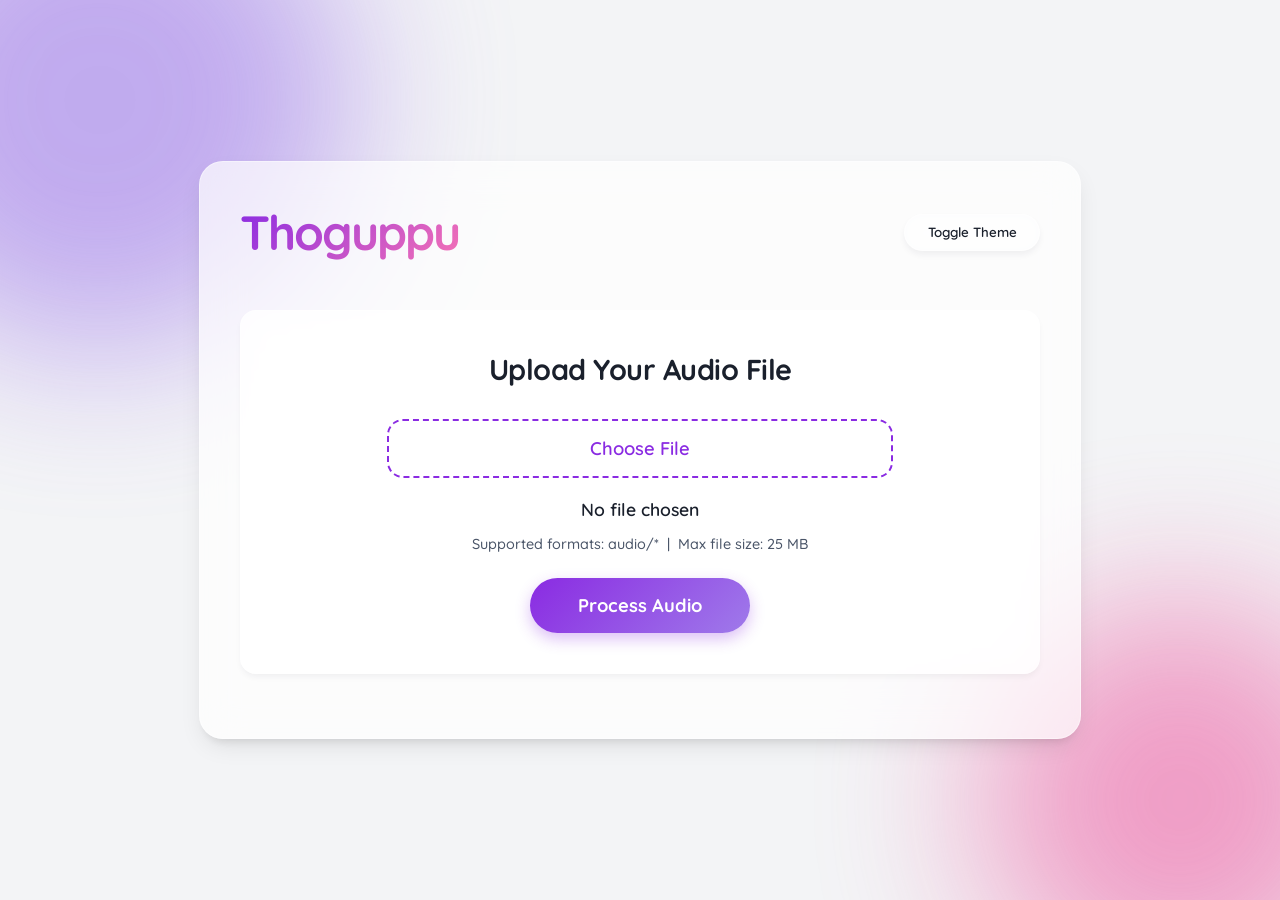
<file: index.html>
<!DOCTYPE html>
<html lang="en">
<head>
    <meta charset="UTF-8">
    <meta name="viewport" content="width=device-width, initial-scale=1.0">
    <title>Thoguppu | Audio Summarizer</title>
    <link rel="stylesheet" href="style.css">
    <link href="https://fonts.googleapis.com/css2?family=Quicksand:wght@400;500;600;700&display=swap" rel="stylesheet">
</head>
<body class="light-theme">
    <div class="background-blobs">
        <div class="blob shape-1"></div>
        <div class="blob shape-2"></div>
    </div>
    
    <div class="container glass-panel animate-fade-in">
        <header>
            <h1>Thoguppu</h1>
            <button id="theme-switcher">Toggle Theme</button>
        </header>
        
        <main>
            <div class="upload-section glass-card animate-slide-up">
                <h2>Upload Your Audio File</h2>
                <form id="upload-form" enctype="multipart/form-data">
                    <label for="audio_file" class="custom-file-upload">
                        Choose File
                    </label>
                    <input type="file" id="audio_file" name="audio_file" accept="audio/*" style="display: none;">
                    <span id="file-name" class="file-name-display">No file chosen</span>
                    <p class="file-limit-note">Supported formats: audio/* &nbsp;|&nbsp; Max file size: 25 MB</p>
                    <button type="submit" class="primary-btn">Process Audio</button>
                </form>
            </div>

            <div id="loading" class="hidden">
                 <div class="loader-container glass-card">
                     <div class="spinner"></div>
                     <p id="loading-status">Analyzing & Summarizing... this may take a minute.</p>
                 </div>
            </div>

            <div id="results" class="hidden">
                <div class="result-box glass-card stagger-1">
                    <h2>Transcript</h2>
                    <p id="transcript-text" class="content-text"></p>
                </div>
                <div class="result-box glass-card stagger-2">
                    <h2>AI Summary</h2>
                    <p id="summary-text" class="content-text"></p>
                </div>
            </div>
            
            <div id="error" class="hidden glass-card error-card">
                <p id="error-text"></p>
            </div>
        </main>
    </div>
    
    <script src="script.js"></script>
</body>
</html>
</file>
<file: style.css>
:root {
    --primary: #8A2BE2;
    --primary-hover: #7E22CE;
    --bg: #F3F4F6;
    --card-bg: rgba(255, 255, 255, 0.7);
    --card-border: rgba(255, 255, 255, 0.4);
    --text-primary: #1A202C;
    --text-secondary: #4A5568;
    --error-bg: #FFF5F5;
    --error-text: #E53E3E;
    --shadow-sm: 0 4px 6px -1px rgba(0, 0, 0, 0.05);
    --shadow-lg: 0 10px 25px -5px rgba(0, 0, 0, 0.1), 0 8px 10px -6px rgba(0, 0, 0, 0.1);
    --blob-1: #9F7AEA;
    --blob-2: #ED64A6;
}

body.dark-theme {
    --primary: #A78BFA;
    --primary-hover: #C4B5FD;
    --bg: #0f172a;
    --card-bg: rgba(30, 41, 59, 0.65);
    --card-border: rgba(255, 255, 255, 0.1);
    --text-primary: #F7FAFC;
    --text-secondary: #CBD5E1;
    --error-bg: #4A154B;
    --error-text: #FEB2B2;
    --shadow-lg: 0 10px 30px -5px rgba(0, 0, 0, 0.7);
    --blob-1: #553C9A;
    --blob-2: #702459;
}

body {
    margin: 0;
    font-family: 'Quicksand', sans-serif;
    background-color: var(--bg);
    color: var(--text-primary);
    transition: background-color 0.5s ease, color 0.5s ease;
    min-height: 100vh;
    overflow-x: hidden;
    position: relative;
    display: flex;
    justify-content: center;
    align-items: center;
}

/* Background Blobs for Visual Interest */
.background-blobs {
    position: fixed;
    top: 0; left: 0; width: 100%; height: 100%;
    z-index: -1; overflow: hidden; pointer-events: none;
}
.blob {
    position: absolute; border-radius: 50%; filter: blur(80px); opacity: 0.6;
    animation: drift 20s infinite alternate ease-in-out;
}
.shape-1 {
    width: 500px; height: 500px; background: var(--blob-1);
    top: -150px; left: -150px;
}
.shape-2 {
    width: 400px; height: 400px; background: var(--blob-2);
    bottom: -100px; right: -100px; animation-delay: -5s;
}

@keyframes drift {
    0% { transform: translate(0, 0) scale(1); }
    100% { transform: translate(150px, 80px) scale(1.15); }
}

.container {
    width: 100%;
    max-width: 800px;
    margin: 2rem;
    padding: 2.5rem;
    border-radius: 24px;
    z-index: 10;
}

/* Glassmorphism System */
.glass-panel {
    background: var(--card-bg);
    backdrop-filter: blur(20px);
    -webkit-backdrop-filter: blur(20px);
    border: 1px solid var(--card-border);
    box-shadow: var(--shadow-lg);
    transition: background 0.4s ease, border 0.4s ease, box-shadow 0.4s ease;
}

.glass-card {
    background: var(--card-bg);
    backdrop-filter: blur(16px);
    -webkit-backdrop-filter: blur(16px);
    border: 1px solid var(--card-border);
    border-radius: 16px;
    padding: 2.5rem;
    box-shadow: var(--shadow-sm);
    transition: transform 0.3s cubic-bezier(0.175, 0.885, 0.32, 1.275), box-shadow 0.3s ease, background 0.4s;
    margin-bottom: 1.5rem;
}

.glass-card:hover {
    transform: translateY(-6px);
    box-shadow: var(--shadow-lg);
}

header {
    display: flex;
    justify-content: space-between;
    align-items: center;
    margin-bottom: 3rem;
}

header h1 {
    margin: 0;
    font-size: 3rem;
    font-weight: 800;
    background: linear-gradient(135deg, var(--primary), #F472B6);
    -webkit-background-clip: text;
    -webkit-text-fill-color: transparent;
    letter-spacing: -2px;
}

button {
    font-family: 'Quicksand', sans-serif;
}

#theme-switcher {
    background: rgba(255, 255, 255, 0.05);
    border: 1px solid var(--card-border);
    color: var(--text-primary);
    padding: 0.6rem 1.4rem;
    border-radius: 30px;
    cursor: pointer;
    font-weight: 600;
    backdrop-filter: blur(10px);
    transition: all 0.3s cubic-bezier(0.25, 1, 0.5, 1);
    box-shadow: 0 4px 6px rgba(0,0,0,0.05);
}

#theme-switcher:hover {
    background: var(--primary);
    color: white;
    transform: scale(1.05) translateY(-2px);
    box-shadow: 0 8px 15px rgba(138, 43, 226, 0.3);
}

.upload-section {
    text-align: center;
}

.upload-section h2 {
    margin-top: 0;
    font-size: 1.8rem;
    font-weight: 700;
    margin-bottom: 2rem;
    letter-spacing: -0.5px;
}

.custom-file-upload {
    display: inline-flex;
    align-items: center;
    justify-content: center;
    gap: 12px;
    padding: 16px 36px;
    cursor: pointer;
    background: transparent;
    border: 2px dashed var(--primary);
    color: var(--primary);
    border-radius: 16px;
    font-weight: 600;
    transition: all 0.3s cubic-bezier(0.25, 1, 0.5, 1);
    font-size: 1.15rem;
    width: 60%;
    margin: 0 auto;
}

.custom-file-upload:hover {
    background: var(--primary);
    color: white;
    transform: translateY(-3px);
    box-shadow: 0 10px 20px rgba(138, 43, 226, 0.25);
    border-style: solid;
}

.upload-icon {
    font-size: 1.4rem;
}

.file-name-display {
    display: block;
    margin: 20px 0 8px;
    font-weight: 600;
    color: var(--text-primary);
    font-size: 1.1rem;
}

.file-limit-note {
    font-size: 0.9rem;
    color: var(--text-secondary);
    margin-bottom: 25px;
    font-weight: 500;
}

.primary-btn {
    background: linear-gradient(135deg, var(--primary), #9F7AEA);
    color: white;
    border: none;
    padding: 16px 48px;
    border-radius: 30px;
    font-weight: 700;
    cursor: pointer;
    font-size: 1.15rem;
    display: inline-flex;
    align-items: center;
    gap: 10px;
    transition: all 0.3s cubic-bezier(0.25, 1, 0.5, 1);
    box-shadow: 0 6px 15px rgba(138, 43, 226, 0.3);
}

.primary-btn:hover {
    transform: scale(1.05) translateY(-3px);
    box-shadow: 0 12px 25px rgba(138, 43, 226, 0.4);
}

.primary-btn:active {
    transform: scale(0.98);
}

.primary-btn:disabled {
    background: #CBD5E1;
    color: #475569;
    cursor: not-allowed;
    transform: none;
    box-shadow: none;
}

.hidden {
    display: none !important;
}

/* Spinner */
.loader-container {
    display: flex;
    flex-direction: column;
    align-items: center;
    justify-content: center;
    padding: 3rem 2rem;
}

.spinner {
    width: 60px;
    height: 60px;
    border: 5px solid rgba(138, 43, 226, 0.1);
    border-top: 5px solid var(--primary);
    border-radius: 50%;
    animation: spin 1s cubic-bezier(0.55, 0.15, 0.45, 0.85) infinite;
    margin-bottom: 1.5rem;
}

@keyframes spin {
    0% { transform: rotate(0deg); }
    100% { transform: rotate(360deg); }
}

#loading-status {
    font-weight: 600;
    color: var(--text-secondary);
    font-size: 1.1rem;
    animation: pulse 1.5s infinite alternate;
}

@keyframes pulse {
    0% { opacity: 0.6; transform: scale(0.98); }
    100% { opacity: 1; transform: scale(1.02); }
}

.result-box h2 {
    color: var(--primary);
    margin-top: 0;
    border-bottom: 2px solid rgba(138, 43, 226, 0.1);
    padding-bottom: 1rem;
    font-size: 1.6rem;
    font-weight: 700;
    margin-bottom: 1.5rem;
    display: flex;
    align-items: center;
    gap: 10px;
}

.content-text {
    line-height: 1.8;
    color: var(--text-primary);
    font-size: 1.1rem;
    white-space: pre-wrap;
}

.error-card {
    background: var(--error-bg);
    border-color: rgba(229, 62, 62, 0.3);
    text-align: center;
}

#error-text {
    color: var(--error-text);
    font-weight: 700;
    margin: 0;
    font-size: 1.1rem;
}

/* Animations */
.animate-fade-in {
    animation: fadeIn 1s cubic-bezier(0.165, 0.84, 0.44, 1) forwards;
}

.animate-slide-up {
    animation: slideUp 0.8s cubic-bezier(0.165, 0.84, 0.44, 1) forwards;
    opacity: 0;
    transform: translateY(30px);
}

.stagger-1 { animation: slideUp 0.8s cubic-bezier(0.165, 0.84, 0.44, 1) 0.1s forwards; opacity: 0; transform: translateY(30px); }
.stagger-2 { animation: slideUp 0.8s cubic-bezier(0.165, 0.84, 0.44, 1) 0.3s forwards; opacity: 0; transform: translateY(30px); }

@keyframes fadeIn {
    from { opacity: 0; }
    to { opacity: 1; }
}

@keyframes slideUp {
    from { opacity: 0; transform: translateY(30px) scale(0.95); }
    to { opacity: 1; transform: translateY(0) scale(1); }
}

/* Responsive */
@media (max-width: 600px) {
    .container {
        margin: 1rem;
        padding: 1.5rem;
        border-radius: 20px;
    }
    header h1 {
        font-size: 2.2rem;
    }
    .custom-file-upload {
        width: 80%;
    }
}
</file>
